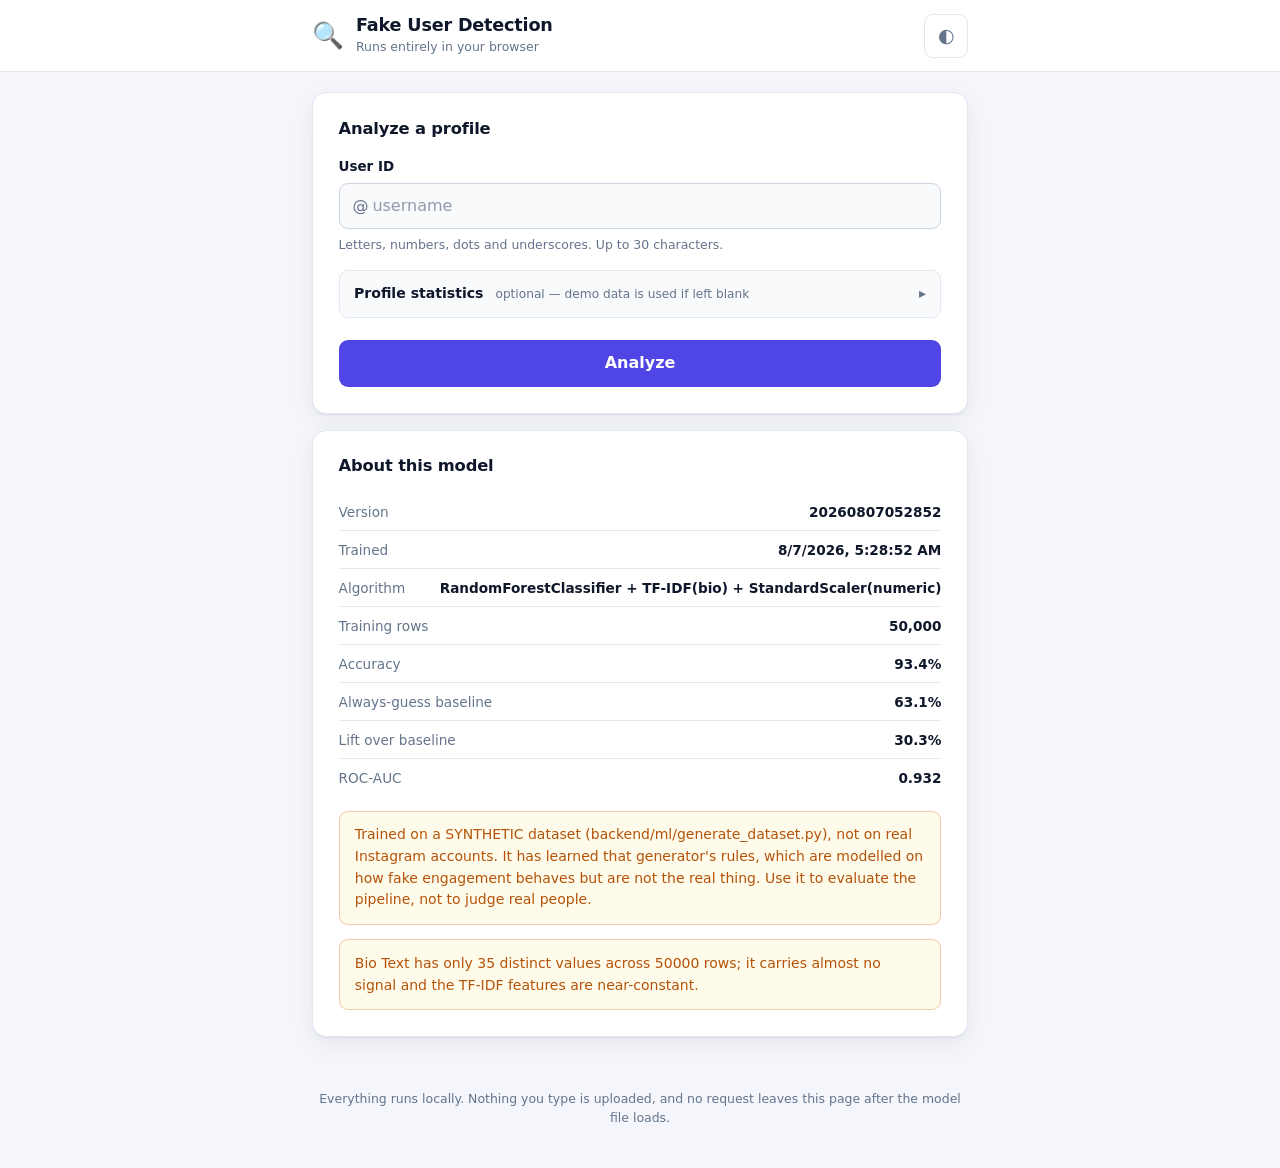
<file: webapp/index.html>
<!DOCTYPE html>
<html lang="en">
<head>
<meta charset="UTF-8">
<meta name="viewport" content="width=device-width, initial-scale=1, viewport-fit=cover">
<meta name="color-scheme" content="light dark">
<meta name="description" content="Fake profile detection that runs entirely in your browser. No server, no upload.">
<title>Fake User Detection</title>
<link rel="stylesheet" href="css/styles.css">

<!-- Installable on a phone's home screen, and usable offline once cached. -->
<link rel="manifest" href="manifest.webmanifest">
<meta name="theme-color" content="#4f46e5" media="(prefers-color-scheme: light)">
<meta name="theme-color" content="#0b1120" media="(prefers-color-scheme: dark)">
<link rel="icon" href="icons/favicon-32.png" sizes="32x32">
<link rel="apple-touch-icon" href="icons/apple-touch-icon.png">
<meta name="apple-mobile-web-app-capable" content="yes">
<meta name="apple-mobile-web-app-status-bar-style" content="default">
<meta name="apple-mobile-web-app-title" content="FakeCheck">
</head>
<body>

<a class="skip-link" href="#main">Skip to content</a>

<header class="site-header">
  <div class="wrap header-inner">
    <div class="brand">
      <span class="brand-mark" aria-hidden="true">🔍</span>
      <div>
        <h1>Fake User Detection</h1>
        <p class="brand-sub">Runs entirely in your browser</p>
      </div>
    </div>
    <button id="themeToggle" class="icon-btn" type="button"
            aria-label="Switch colour theme" title="Switch colour theme">◐</button>
  </div>
</header>

<main id="main" class="wrap">

  <!-- Model loading / failure -------------------------------------------- -->
  <div id="modelStatus" class="notice notice-info" role="status">
    <span class="spinner" aria-hidden="true"></span>
    <span>Loading detection model…</span>
  </div>

  <!-- Input --------------------------------------------------------------- -->
  <section class="card" aria-labelledby="analyseHeading">
    <h2 id="analyseHeading" class="card-title">Analyze a profile</h2>

    <form id="analyzeForm" novalidate>
      <div class="field">
        <label for="userId">User ID</label>
        <div class="input-prefix">
          <span aria-hidden="true">@</span>
          <input id="userId" name="userId" type="text" inputmode="text"
                 autocomplete="off" autocapitalize="none" spellcheck="false"
                 placeholder="username" maxlength="30"
                 aria-describedby="userIdError userIdHelp">
        </div>
        <p id="userIdHelp" class="field-help">
          Letters, numbers, dots and underscores. Up to 30 characters.
        </p>
        <p id="userIdError" class="field-error" role="alert" hidden></p>
      </div>

      <!-- Profile details ------------------------------------------------- -->
      <details id="profileDetails" class="disclosure">
        <summary>
          <span>Profile statistics</span>
          <span class="disclosure-hint" id="profileHint">optional — demo data is used if left blank</span>
        </summary>

        <div class="disclosure-body">
          <p class="notice notice-warn compact">
            <strong>A web page cannot read Instagram.</strong>
            Instagram's API only exposes accounts that authorised an app, and a browser
            cannot scrape it. Leave these blank and a <em>deterministic demo profile</em>
            is generated from the user ID — useful for trying the app, meaningless as a
            real verdict. Fill them in with the profile's real numbers for a real analysis.
          </p>

          <div class="grid">
            <div class="field">
              <label for="followers">Followers</label>
              <input id="followers" name="followers" type="number" min="0" step="1" inputmode="numeric" placeholder="5000">
              <p class="field-error" data-error-for="followers" role="alert" hidden></p>
            </div>
            <div class="field">
              <label for="following">Following</label>
              <input id="following" name="following" type="number" min="0" step="1" inputmode="numeric" placeholder="300">
              <p class="field-error" data-error-for="following" role="alert" hidden></p>
            </div>
            <div class="field">
              <label for="posts">Posts</label>
              <input id="posts" name="posts" type="number" min="0" step="1" inputmode="numeric" placeholder="150">
              <p class="field-error" data-error-for="posts" role="alert" hidden></p>
            </div>
            <div class="field">
              <label for="engagement">Engagement rate (%)</label>
              <input id="engagement" name="engagement" type="number" min="0" max="100" step="0.01" inputmode="decimal" placeholder="4.5">
              <p class="field-error" data-error-for="engagement" role="alert" hidden></p>
            </div>
            <div class="field">
              <label for="likes">Avg likes per post</label>
              <input id="likes" name="likes" type="number" min="0" step="1" inputmode="numeric" placeholder="400">
              <p class="field-error" data-error-for="likes" role="alert" hidden></p>
            </div>
            <div class="field">
              <label for="comments">Avg comments per post</label>
              <input id="comments" name="comments" type="number" min="0" step="1" inputmode="numeric" placeholder="20">
              <p class="field-error" data-error-for="comments" role="alert" hidden></p>
            </div>
            <div class="field">
              <label for="age">Account age (years)</label>
              <input id="age" name="age" type="number" min="0" max="100" step="0.1" inputmode="decimal" placeholder="5">
              <p class="field-error" data-error-for="age" role="alert" hidden></p>
            </div>
            <div class="field field-check">
              <label for="verified" class="checkbox">
                <input id="verified" name="verified" type="checkbox">
                <span>Verified badge</span>
              </label>
            </div>
          </div>

          <div class="field">
            <label for="bio">Bio text</label>
            <textarea id="bio" name="bio" rows="2" maxlength="2000"
                      placeholder="Whatever the profile's bio says"></textarea>
            <p class="field-error" data-error-for="bio" role="alert" hidden></p>
          </div>

          <div class="disclosure-actions">
            <button type="button" class="btn btn-ghost" id="fillDemo">Fill with demo data</button>
            <button type="button" class="btn btn-ghost" id="clearForm">Clear</button>
          </div>
        </div>
      </details>

      <button id="analyzeBtn" class="btn btn-primary btn-block" type="submit">
        <span class="btn-label">Analyze</span>
        <span class="spinner spinner-btn" aria-hidden="true" hidden></span>
      </button>
    </form>
  </section>

  <!-- Result -------------------------------------------------------------- -->
  <section id="result" class="card result" hidden aria-live="polite" aria-labelledby="verdictLabel">

    <div id="demoBanner" class="notice notice-warn" hidden>
      <strong>Demo data.</strong>
      <span>These statistics were generated from the user ID, not fetched from Instagram.
      This verdict says nothing about the real account.</span>
    </div>

    <div class="verdict">
      <div id="verdictBadge" class="verdict-badge">
        <span id="verdictIcon" class="verdict-icon" aria-hidden="true">✅</span>
      </div>
      <div class="verdict-text">
        <p class="verdict-for">@<span id="verdictUser"></span></p>
        <h2 id="verdictLabel" class="verdict-label">Real User</h2>
        <p id="verdictSub" class="verdict-sub"></p>
      </div>
    </div>

    <div class="confidence">
      <div class="confidence-head">
        <span>Confidence</span>
        <strong id="confidenceValue">0%</strong>
      </div>
      <div class="meter" role="img" aria-label="Confidence meter">
        <div id="confidenceBar" class="meter-fill" style="width:0%"></div>
      </div>
      <div id="probBreakdown" class="prob-breakdown"></div>
    </div>

    <div id="reliabilityNote" class="notice notice-danger" hidden></div>

    <div class="section">
      <h3 class="section-title">Why</h3>
      <p class="section-note">
        Each factor is re-scored with that value replaced by a typical profile's,
        showing how much it moved the verdict.
      </p>
      <ul id="reasons" class="reasons"></ul>
    </div>

    <details class="disclosure">
      <summary><span>Data used for this analysis</span></summary>
      <div class="disclosure-body">
        <dl id="profileDump" class="datalist"></dl>
      </div>
    </details>
  </section>

  <!-- Model info ---------------------------------------------------------- -->
  <section id="modelCard" class="card" hidden>
    <h2 class="card-title">About this model</h2>
    <dl id="modelMeta" class="datalist"></dl>
    <div id="modelWarnings"></div>
  </section>

</main>

<footer class="site-footer wrap">
  <p>
    Everything runs locally. Nothing you type is uploaded, and no request leaves
    this page after the model file loads.
  </p>
</footer>

<script src="js/model.js"></script>
<script src="js/features.js"></script>
<script src="js/app.js"></script>

<script>
  // Offline support. Registration failing is not an error worth showing —
  // it just means no offline caching (e.g. served over plain http from an IP).
  if ('serviceWorker' in navigator) {
    addEventListener('load', () => {
      navigator.serviceWorker.register('sw.js').catch(() => {});
    });
  }
</script>
</body>
</html>
</file>
<file: webapp/css/styles.css>
/*
 * Fake User Detection — styles
 *
 * Plain CSS, no framework, no build step. Custom properties carry the palette so
 * light and dark are one definition each; the theme follows the OS by default and
 * a data-theme attribute on <html> overrides it when the user picks.
 *
 * Mobile-first: the single-column layout is the base, and the grid only splits at
 * 34rem. Touch targets are 44px minimum throughout.
 */

/* ---- tokens ------------------------------------------------------------- */

:root {
  --bg: #f4f6fb;
  --surface: #ffffff;
  --surface-2: #f8fafc;
  --border: #e2e8f0;
  --border-strong: #cbd5e1;
  --text: #0f172a;
  --text-muted: #64748b;

  --accent: #4f46e5;
  --accent-hover: #4338ca;
  --accent-soft: #eef2ff;

  --ok: #059669;
  --ok-soft: #ecfdf5;
  --danger: #dc2626;
  --danger-soft: #fef2f2;
  --warn: #b45309;
  --warn-soft: #fffbeb;
  --info-soft: #eff6ff;
  --info: #1d4ed8;

  --radius: 14px;
  --radius-sm: 9px;
  --shadow: 0 1px 2px rgba(15, 23, 42, .06), 0 8px 24px rgba(15, 23, 42, .06);
  --ring: 0 0 0 3px rgba(79, 70, 229, .28);

  --font: system-ui, -apple-system, "Segoe UI", Roboto, "Helvetica Neue", sans-serif;
  --mono: ui-monospace, SFMono-Regular, Menlo, Consolas, monospace;
}

@media (prefers-color-scheme: dark) {
  :root:not([data-theme="light"]) {
    --bg: #0b1120;
    --surface: #111827;
    --surface-2: #0f172a;
    --border: #1f2937;
    --border-strong: #334155;
    --text: #e5e7eb;
    --text-muted: #94a3b8;

    --accent: #818cf8;
    --accent-hover: #a5b4fc;
    --accent-soft: #1e1b4b;

    --ok: #34d399;
    --ok-soft: #052e26;
    --danger: #f87171;
    --danger-soft: #3f1212;
    --warn: #fbbf24;
    --warn-soft: #3a2a06;
    --info-soft: #10213f;
    --info: #93c5fd;

    --shadow: 0 1px 2px rgba(0, 0, 0, .5), 0 8px 24px rgba(0, 0, 0, .35);
    --ring: 0 0 0 3px rgba(129, 140, 248, .35);
  }
}

:root[data-theme="dark"] {
  --bg: #0b1120;
  --surface: #111827;
  --surface-2: #0f172a;
  --border: #1f2937;
  --border-strong: #334155;
  --text: #e5e7eb;
  --text-muted: #94a3b8;
  --accent: #818cf8;
  --accent-hover: #a5b4fc;
  --accent-soft: #1e1b4b;
  --ok: #34d399;
  --ok-soft: #052e26;
  --danger: #f87171;
  --danger-soft: #3f1212;
  --warn: #fbbf24;
  --warn-soft: #3a2a06;
  --info-soft: #10213f;
  --info: #93c5fd;
  --shadow: 0 1px 2px rgba(0, 0, 0, .5), 0 8px 24px rgba(0, 0, 0, .35);
  --ring: 0 0 0 3px rgba(129, 140, 248, .35);
}

/* ---- base --------------------------------------------------------------- */

*, *::before, *::after { box-sizing: border-box; }

/* The UA stylesheet's `[hidden] { display: none }` loses to any class selector
   that sets `display`, so `.notice`, `.result` and `.card` would stay on screen
   after JS set `hidden`. This restores the attribute's meaning. */
[hidden] { display: none !important; }

html { -webkit-text-size-adjust: 100%; }

body {
  margin: 0;
  font-family: var(--font);
  font-size: 16px;
  line-height: 1.55;
  color: var(--text);
  background: var(--bg);
  -webkit-font-smoothing: antialiased;
}

h1, h2, h3 { margin: 0; line-height: 1.25; font-weight: 650; }

.wrap {
  width: 100%;
  max-width: 44rem;
  margin-inline: auto;
  padding-inline: clamp(1rem, 4vw, 1.5rem);
}

.skip-link {
  position: absolute;
  left: -9999px;
}
.skip-link:focus {
  left: 1rem; top: 1rem;
  z-index: 10;
  padding: .6rem 1rem;
  background: var(--surface);
  border-radius: var(--radius-sm);
  box-shadow: var(--shadow);
}

/* ---- header ------------------------------------------------------------- */

.site-header {
  background: var(--surface);
  border-bottom: 1px solid var(--border);
  position: sticky;
  top: 0;
  z-index: 5;
}

.header-inner {
  display: flex;
  align-items: center;
  justify-content: space-between;
  gap: 1rem;
  padding-block: .85rem;
}

.brand { display: flex; align-items: center; gap: .75rem; min-width: 0; }
.brand-mark { font-size: 1.6rem; line-height: 1; }
.brand h1 { font-size: 1.1rem; letter-spacing: -.01em; }
.brand-sub { margin: 0; font-size: .78rem; color: var(--text-muted); }

.icon-btn {
  flex: none;
  width: 44px; height: 44px;
  display: grid; place-items: center;
  font-size: 1.2rem;
  color: var(--text-muted);
  background: transparent;
  border: 1px solid var(--border);
  border-radius: var(--radius-sm);
  cursor: pointer;
}
.icon-btn:hover { color: var(--text); border-color: var(--border-strong); }

/* ---- cards -------------------------------------------------------------- */

main { padding-block: 1.25rem 2rem; display: grid; gap: 1rem; }

.card {
  background: var(--surface);
  border: 1px solid var(--border);
  border-radius: var(--radius);
  box-shadow: var(--shadow);
  padding: clamp(1.1rem, 4vw, 1.6rem);
}

.card-title {
  font-size: 1.02rem;
  margin-bottom: 1.1rem;
  letter-spacing: -.01em;
}

/* ---- notices ------------------------------------------------------------ */

.notice {
  display: flex;
  align-items: flex-start;
  gap: .6rem;
  padding: .8rem .95rem;
  border-radius: var(--radius-sm);
  font-size: .875rem;
  border: 1px solid transparent;
}
.notice + .notice { margin-top: .6rem; }
.notice.compact { margin-bottom: 1.1rem; display: block; }
.notice strong { font-weight: 650; }

.notice-info   { background: var(--info-soft);   color: var(--info);   border-color: color-mix(in srgb, var(--info) 22%, transparent); }
.notice-warn   { background: var(--warn-soft);   color: var(--warn);   border-color: color-mix(in srgb, var(--warn) 28%, transparent); }
.notice-danger { background: var(--danger-soft); color: var(--danger); border-color: color-mix(in srgb, var(--danger) 26%, transparent); }
.notice-ok     { background: var(--ok-soft);     color: var(--ok);     border-color: color-mix(in srgb, var(--ok) 26%, transparent); }

/* ---- forms -------------------------------------------------------------- */

.field { display: grid; gap: .35rem; margin-bottom: 1rem; }
.field:last-child { margin-bottom: 0; }

label {
  font-size: .84rem;
  font-weight: 600;
  color: var(--text);
}

input[type="text"], input[type="number"], textarea {
  width: 100%;
  min-height: 44px;
  padding: .6rem .8rem;
  font: inherit;
  font-size: 1rem;                 /* 16px stops iOS Safari zooming on focus */
  color: var(--text);
  background: var(--surface-2);
  border: 1px solid var(--border-strong);
  border-radius: var(--radius-sm);
}
textarea { resize: vertical; min-height: 62px; line-height: 1.5; }

input:focus-visible, textarea:focus-visible, .btn:focus-visible,
.icon-btn:focus-visible, summary:focus-visible {
  outline: none;
  border-color: var(--accent);
  box-shadow: var(--ring);
}

input::placeholder, textarea::placeholder { color: var(--text-muted); opacity: .7; }

.input-prefix {
  display: flex;
  align-items: center;
  background: var(--surface-2);
  border: 1px solid var(--border-strong);
  border-radius: var(--radius-sm);
}
.input-prefix:focus-within { border-color: var(--accent); box-shadow: var(--ring); }
.input-prefix > span {
  padding-inline: .8rem 0;
  color: var(--text-muted);
  font-size: 1rem;
}
.input-prefix input {
  border: none;
  background: transparent;
  box-shadow: none !important;
  padding-left: .25rem;
}

.field-help { margin: 0; font-size: .78rem; color: var(--text-muted); }
.field-error { margin: 0; font-size: .8rem; color: var(--danger); font-weight: 500; }
input[aria-invalid="true"], textarea[aria-invalid="true"] { border-color: var(--danger); }

.field-check { align-self: end; }
.checkbox {
  display: flex; align-items: center; gap: .55rem;
  min-height: 44px; cursor: pointer; font-weight: 500;
}
.checkbox input { width: 20px; height: 20px; accent-color: var(--accent); margin: 0; }

.grid { display: grid; gap: 0 .9rem; }
@media (min-width: 34rem) { .grid { grid-template-columns: 1fr 1fr; } }

/* ---- buttons ------------------------------------------------------------ */

.btn {
  display: inline-flex;
  align-items: center;
  justify-content: center;
  gap: .5rem;
  min-height: 46px;
  padding: .65rem 1.15rem;
  font: inherit;
  font-weight: 600;
  border-radius: var(--radius-sm);
  border: 1px solid transparent;
  cursor: pointer;
  transition: background-color .15s, border-color .15s, opacity .15s;
}
.btn-block { width: 100%; margin-top: .35rem; }

/* On the dark palette --accent is a light indigo, so white text on it fails
   contrast. Pin the label to the dark surface colour instead. */
.btn-primary { background: var(--accent); color: #fff; }
.btn-primary:hover:not(:disabled) { background: var(--accent-hover); }

@media (prefers-color-scheme: dark) {
  :root:not([data-theme="light"]) .btn-primary { color: #0b1120; }
}
:root[data-theme="dark"] .btn-primary { color: #0b1120; }

.btn-ghost {
  background: transparent;
  color: var(--text-muted);
  border-color: var(--border-strong);
  font-size: .86rem;
  min-height: 40px;
}
.btn-ghost:hover { color: var(--text); border-color: var(--accent); }

.btn:disabled { opacity: .6; cursor: not-allowed; }

/* ---- spinner ------------------------------------------------------------ */

.spinner {
  flex: none;
  width: 16px; height: 16px;
  border: 2px solid currentColor;
  border-top-color: transparent;
  border-radius: 50%;
  animation: spin .7s linear infinite;
}
.spinner-btn { border-color: rgba(255,255,255,.55); border-top-color: transparent; }

@keyframes spin { to { transform: rotate(360deg); } }

@media (prefers-reduced-motion: reduce) {
  .spinner { animation-duration: 2s; }
  * { transition-duration: .01ms !important; }
}

/* ---- disclosure --------------------------------------------------------- */

.disclosure {
  border: 1px solid var(--border);
  border-radius: var(--radius-sm);
  margin-bottom: 1rem;
  background: var(--surface-2);
}
.disclosure summary {
  display: flex;
  align-items: center;
  justify-content: space-between;
  gap: .75rem;
  flex-wrap: wrap;
  min-height: 46px;
  padding: .6rem .9rem;
  cursor: pointer;
  font-size: .88rem;
  font-weight: 600;
  list-style: none;
  border-radius: var(--radius-sm);
}
.disclosure summary::-webkit-details-marker { display: none; }
.disclosure summary::after {
  content: "▸";
  margin-left: auto;
  color: var(--text-muted);
  transition: transform .15s;
}
.disclosure[open] summary::after { transform: rotate(90deg); }
.disclosure-hint { font-size: .76rem; font-weight: 400; color: var(--text-muted); }
.disclosure-body { padding: 0 .9rem 1rem; }
.disclosure-actions { display: flex; gap: .5rem; flex-wrap: wrap; margin-top: .9rem; }

/* ---- verdict ------------------------------------------------------------ */

.result { display: grid; gap: 1.35rem; }

.verdict { display: flex; align-items: center; gap: 1rem; }

.verdict-badge {
  flex: none;
  width: 64px; height: 64px;
  display: grid; place-items: center;
  font-size: 2rem;
  border-radius: 50%;
  background: var(--ok-soft);
}
.verdict-badge.is-fake { background: var(--danger-soft); }

.verdict-text { min-width: 0; }
.verdict-for { margin: 0; font-size: .82rem; color: var(--text-muted); word-break: break-all; }
.verdict-label { font-size: 1.5rem; letter-spacing: -.02em; color: var(--ok); }
.verdict-label.is-fake { color: var(--danger); }
.verdict-sub { margin: .15rem 0 0; font-size: .84rem; color: var(--text-muted); }

/* ---- confidence --------------------------------------------------------- */

.confidence-head {
  display: flex;
  justify-content: space-between;
  align-items: baseline;
  font-size: .84rem;
  color: var(--text-muted);
  margin-bottom: .4rem;
}
.confidence-head strong {
  font-size: 1.15rem;
  color: var(--text);
  font-variant-numeric: tabular-nums;
}

.meter {
  height: 9px;
  background: var(--border);
  border-radius: 999px;
  overflow: hidden;
}
.meter-fill {
  height: 100%;
  border-radius: 999px;
  background: var(--ok);
  transition: width .5s cubic-bezier(.22, 1, .36, 1);
}
.meter-fill.is-fake { background: var(--danger); }

.prob-breakdown {
  display: flex;
  gap: 1.1rem;
  flex-wrap: wrap;
  margin-top: .6rem;
  font-size: .8rem;
  color: var(--text-muted);
  font-variant-numeric: tabular-nums;
}

/* ---- reasons ------------------------------------------------------------ */

.section-title { font-size: .95rem; margin-bottom: .3rem; }
.section-note { margin: 0 0 .85rem; font-size: .8rem; color: var(--text-muted); }

.reasons { list-style: none; margin: 0; padding: 0; display: grid; gap: .55rem; }

.reason {
  display: grid;
  grid-template-columns: 1fr auto;
  gap: .15rem .75rem;
  align-items: center;
  padding: .65rem .8rem;
  background: var(--surface-2);
  border: 1px solid var(--border);
  border-left: 3px solid var(--border-strong);
  border-radius: var(--radius-sm);
}
.reason.pushes-fake { border-left-color: var(--danger); }
.reason.pushes-real { border-left-color: var(--ok); }

.reason-name { font-size: .87rem; font-weight: 600; }
.reason-detail {
  grid-column: 1;
  font-size: .78rem;
  color: var(--text-muted);
  word-break: break-word;
}
.reason-impact {
  grid-row: 1 / span 2;
  grid-column: 2;
  font-size: .78rem;
  font-weight: 650;
  font-variant-numeric: tabular-nums;
  white-space: nowrap;
}
.reason.pushes-fake .reason-impact { color: var(--danger); }
.reason.pushes-real .reason-impact { color: var(--ok); }

.reasons-empty { font-size: .85rem; color: var(--text-muted); }

/* ---- data list ---------------------------------------------------------- */

.datalist { margin: 0; display: grid; gap: .1rem; }
.datalist div {
  display: flex;
  justify-content: space-between;
  gap: 1rem;
  padding: .45rem 0;
  border-bottom: 1px solid var(--border);
  font-size: .85rem;
}
.datalist div:last-child { border-bottom: none; }
.datalist dt { color: var(--text-muted); }
.datalist dd {
  margin: 0;
  text-align: right;
  font-weight: 550;
  font-variant-numeric: tabular-nums;
  word-break: break-word;
}
.datalist dd.mono { font-family: var(--mono); font-size: .8rem; font-weight: 400; }

/* ---- footer ------------------------------------------------------------- */

.site-footer {
  padding-block: 1.25rem 2.5rem;
  font-size: .78rem;
  color: var(--text-muted);
  text-align: center;
}
.site-footer p { margin: 0; }
</file>
